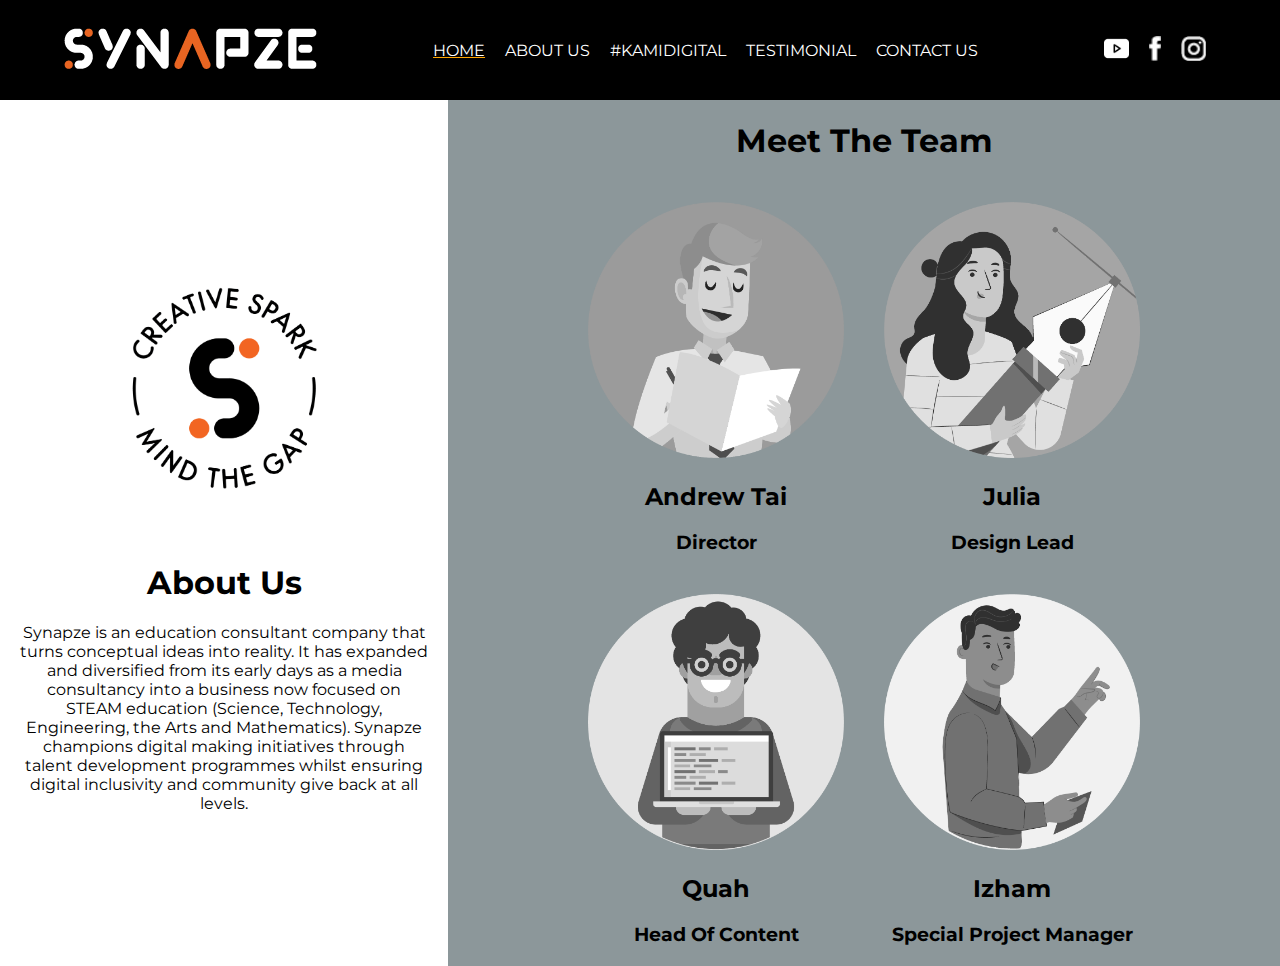
<file: aboutus.html>
<!DOCTYPE html>
<html lang="en">

<head>
    <!-- Google Tag Manager -->
    <script>(function (w, d, s, l, i) {
            w[l] = w[l] || []; w[l].push({
                'gtm.start':
                    new Date().getTime(), event: 'gtm.js'
            }); var f = d.getElementsByTagName(s)[0],
                j = d.createElement(s), dl = l != 'dataLayer' ? '&l=' + l : ''; j.async = true; j.src =
                    'https://www.googletagmanager.com/gtm.js?id=' + i + dl; f.parentNode.insertBefore(j, f);
        })(window, document, 'script', 'dataLayer', 'GTM-573DGT2');</script>
    <!-- End Google Tag Manager -->

    <!-- Global site tag (gtag.js) - Google Analytics -->
    <script async src="https://www.googletagmanager.com/gtag/js?id=UA-165910567-2"></script>
    <script>
        window.dataLayer = window.dataLayer || [];
        function gtag() { dataLayer.push(arguments); }
        gtag('js', new Date());

        gtag('config', 'UA-165910567-2');
    </script>
    <meta charset="UTF-8">
    <meta name="viewport" content="width=device-width, initial-scale=1.0">
    <meta name="description" content="Learn about Synapze and get to know its team here">
    <meta name="keywords"
        content="Education Consultant, Event Management, Content Creation, Project Consultation, Service Provider, About Us ">

    <title>Synapze-about us</title>

    <link rel="apple-touch-icon" sizes="57x57" href="images\flavicon\apple-icon-57x57.png">
    <link rel="apple-touch-icon" sizes="60x60" href="images\flavicon\apple-icon-60x60.png">
    <link rel="apple-touch-icon" sizes="72x72" href="images\flavicon\apple-icon-72x72.png">
    <link rel="apple-touch-icon" sizes="76x76" href="images\flavicon\apple-icon-76x76.png">
    <link rel="apple-touch-icon" sizes="114x114" href="images\flavicon\apple-icon-114x114.png">
    <link rel="apple-touch-icon" sizes="120x120" href="images\flavicon\apple-icon-120x120.png">
    <link rel="apple-touch-icon" sizes="144x144" href="images\flavicon\apple-icon-144x144.png">
    <link rel="apple-touch-icon" sizes="152x152" href="images\flavicon\apple-icon-152x152.png">
    <link rel="apple-touch-icon" sizes="180x180" href="images\flavicon\apple-icon-180x180.png">
    <link rel="icon" type="image/png" sizes="192x192" href="images\flavicon\android-icon-192x192.png">
    <link rel="icon" type="image/png" sizes="32x32" href="images\flavicon\favicon-32x32.png">
    <link rel="icon" type="image/png" sizes="96x96" href="images\flavicon\favicon-96x96.png">
    <link rel="icon" type="image/png" sizes="16x16" href="images\flavicon\favicon-16x16.png">
    <link rel="manifest" href="/manifest.json">
    <meta name="msapplication-TileColor" content="#ffffff">
    <meta name="msapplication-TileImage" content="/ms-icon-144x144.png">
    <meta name="theme-color" content="#ffffff">

    <link href="https://fonts.googleapis.com/css2?family=Montserrat:wght@700&display=swap" rel="stylesheet">
    <link rel="stylesheet" href="style.css">
    <link rel="stylesheet" href="aboutus.css">

</head>

<style>
    body {
        font-family: 'Montserrat', sans-serif;
        margin: 0;
    }

    html {
        scroll-behavior: smooth;
    }
</style>

<body>
    <!-- Google Tag Manager (noscript) -->
    <noscript><iframe src="https://www.googletagmanager.com/ns.html?id=GTM-573DGT2" height="0" width="0"
            style="display:none;visibility:hidden"></iframe></noscript>
    <!-- End Google Tag Manager (noscript) -->
    
    <!--Navigation bar-->
    <nav class="navbar-container backgroundblack  ">
        <div class="navbar-center">
            <div class="navbar-logo">
                <a href="index.html"><img src="images\Menu Bar-Top\1. Home Page-2-02.png" alt="Synapze Word Logo"></a>
            </div>
            <div class="navbar-item">
                <div class="navbar-link">
                    <a href="index.html" style="text-decoration: underline orange;"> HOME</a>
                </div>
                <div class="navbar-link">
                    <a href="aboutus.html"> ABOUT US</a>
                </div>
                <div class="navbar-link">
                    <a href="kamidigital.html"> #KAMIDIGITAL</a>
                </div>
                <div class="navbar-link">
                    <a href="testimonial.html"> TESTIMONIAL</a>
                </div>
                <div class="navbar-link">
                    <a href="contactus.html"> CONTACT US</a>
                </div>
            </div>
            <div class="navbar-item">
                <div class="navbar-link">
                    <a href="https://www.youtube.com/channel/UCijAK3k6SAQhNAv4SDLiV-Q">
                        <img src="images\Menu Bar-Top\1. Home Page-2-08.png" height=50px width=auto
                            alt="link to youtube">
                    </a>
                </div>
                <div class="navbar-link">
                    <a href="https://www.facebook.com/synapzemy">
                        <img src="images\Menu Bar-Top\1. Home Page-2-09.png" height=50px width=auto
                            alt="link to facebook">
                    </a>
                </div>
                <div class="navbar-link">
                    <a href="https://www.instagram.com/synapzemy">
                        <img src="images\Menu Bar-Top\1. Home Page-2-10.png" height=50px width=auto
                            alt="link to instagram">
                    </a>
                </div>
            </div>

            <div class="smallscreen">
                <div class="dropdown">
                    <img src="images\open-menu.png" height=50px width=50px alt="menubar">
                    <div class="dropdown-content">
                        <p>
                            <a href="index.html">HOME</a>
                        </p>
                        <p>
                            <a href="aboutus.html">ABOUT US</a>
                        </p>
                        <p>
                            <a href="kamidigital.html">#KAMIDIGITAL</a>
                        </p>
                        <p>
                            <a href="testimonial.html">TESTIMONIAL</a>
                        </p>
                        <hr>
                        <p>
                            <span>GET IN TOUCH</span>
                        </p>
                        <hr>
                        <p>
                            &nbsp; &nbsp; <a href="https://www.facebook.com/synapzemy">Facebook</a>
                        </p>
                        <p>
                            &nbsp; &nbsp; <a href="https://www.youtube.com/channel/UCijAK3k6SAQhNAv4SDLiV-Q">Youtube</a>
                        </p>
                        <p>
                            &nbsp; &nbsp; <a href="https://www.instagram.com/synapzemy">Instagram</a>
                        </p>
                        <p>
                            &nbsp; &nbsp; <a href="contactus.html">Contact us</a>
                        </p>
                    </div>
                </div>
            </div>
        </div>
    </nav>

    <main class="contentcontainer">
        <section class="leftbox">
            <div class="logo">
                <img src="images\synapzecirclelogo.png" width="300px" height="300px" alt="Synapze circle logo">
            </div>
            <div class="text">
                <h1>About Us</h1>
                <p>Synapze is an education consultant company that turns conceptual ideas into reality. It has expanded
                    and diversified from its early days as a media consultancy into a business now focused on STEAM
                    education (Science, Technology, Engineering, the Arts and Mathematics). Synapze champions digital
                    making initiatives through talent development programmes whilst ensuring digital inclusivity and
                    community give back at all levels.</p>

            </div>
        </section>
        <section class="rightbox">
            <div class="text">
                <h1>Meet The Team</h1>
            </div>

            <div class="text" id="cardsystem">

                <a href="https://www.linkedin.com/in/andrewtaiwc/" target="blank">
                    <div class="cardcontain" id="andrew">
                        <img src="images\Theteam\WEB ICONS-02.png" alt=" Andrew Tai the Director">
                        <h2>Andrew Tai</h2>
                        <h3>Director</h3>
                    </div>
                </a>

                <a href="https://www.linkedin.com/in/julia-shareena-23b68828/" target="blank">
                    <div class="cardcontain" id="julia">
                        <img src="images\Theteam\WEB ICONS-03.png" alt=" Julia Shareena the Designer">
                        <h2>Julia</h2>
                        <h3>Design Lead</h3>
                    </div>
                </a>
                <a href="https://www.linkedin.com/in/quah-jit-7b337212b/" target="blank">
                    <div class="cardcontain">
                        <img src="images\Theteam\WEB ICONS-04.png" alt=" Quah, the guy who makes stuff up">
                        <h2>Quah</h2>
                        <h3>Head Of Content</h3>
                    </div>
                </a>
                <a href="https://www.linkedin.com/in/muhammadizham/" target="blank">
                    <div class="cardcontain">
                        <img src="images\Theteam\WEB ICONS-05.png" alt="Izham, the do everything guy">
                        <h2>Izham</h2>
                        <h3>Special Project Manager</h3>
                    </div>
                </a>
            </div>
        </section>
    </main>




</body>

</html>
</file>
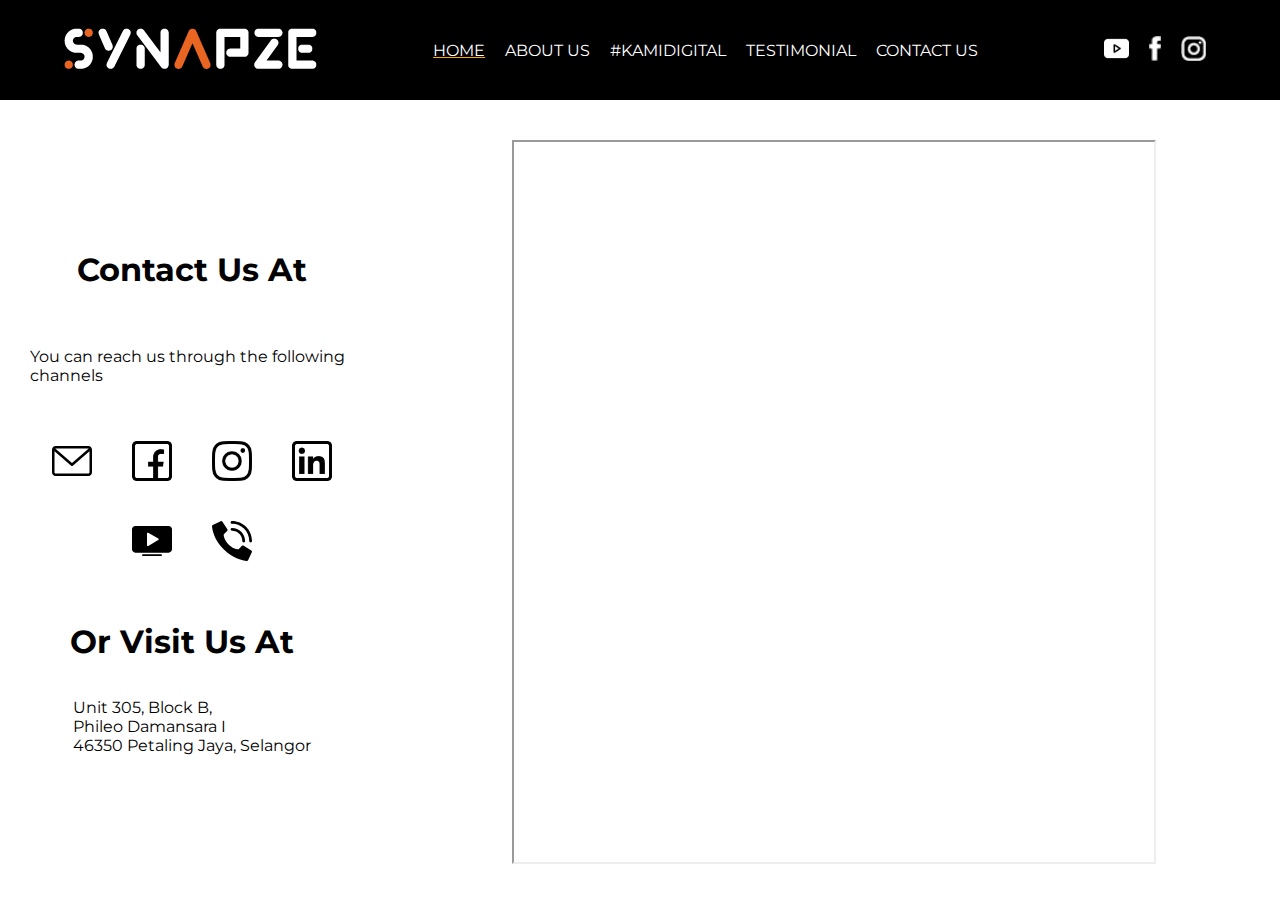
<file: contactus.html>
<!DOCTYPE html>
<html lang="en">

<head>
    <!-- Google Tag Manager -->
    <script>(function (w, d, s, l, i) {
            w[l] = w[l] || []; w[l].push({
                'gtm.start':
                    new Date().getTime(), event: 'gtm.js'
            }); var f = d.getElementsByTagName(s)[0],
                j = d.createElement(s), dl = l != 'dataLayer' ? '&l=' + l : ''; j.async = true; j.src =
                    'https://www.googletagmanager.com/gtm.js?id=' + i + dl; f.parentNode.insertBefore(j, f);
        })(window, document, 'script', 'dataLayer', 'GTM-573DGT2');</script>
    <!-- End Google Tag Manager -->
    <!-- Global site tag (gtag.js) - Google Analytics -->
    <script async src="https://www.googletagmanager.com/gtag/js?id=UA-165910567-2"></script>
    <script>
        window.dataLayer = window.dataLayer || [];
        function gtag() { dataLayer.push(arguments); }
        gtag('js', new Date());

        gtag('config', 'UA-165910567-2');
    </script>

    <meta charset="UTF-8">
    <meta name="viewport" content="width=device-width, initial-scale=1.0">
    <meta name="description"
        content="Interested in what we do or want to encorparate educational content into your day to day, contact Synapze here.">
    <meta name="keywords" content="contact">
    <title>Synapze-contact us</title>

    <link rel="apple-touch-icon" sizes="57x57" href="images\flavicon\apple-icon-57x57.png">
    <link rel="apple-touch-icon" sizes="60x60" href="images\flavicon\apple-icon-60x60.png">
    <link rel="apple-touch-icon" sizes="72x72" href="images\flavicon\apple-icon-72x72.png">
    <link rel="apple-touch-icon" sizes="76x76" href="images\flavicon\apple-icon-76x76.png">
    <link rel="apple-touch-icon" sizes="114x114" href="images\flavicon\apple-icon-114x114.png">
    <link rel="apple-touch-icon" sizes="120x120" href="images\flavicon\apple-icon-120x120.png">
    <link rel="apple-touch-icon" sizes="144x144" href="images\flavicon\apple-icon-144x144.png">
    <link rel="apple-touch-icon" sizes="152x152" href="images\flavicon\apple-icon-152x152.png">
    <link rel="apple-touch-icon" sizes="180x180" href="images\flavicon\apple-icon-180x180.png">
    <link rel="icon" type="image/png" sizes="192x192" href="images\flavicon\android-icon-192x192.png">
    <link rel="icon" type="image/png" sizes="32x32" href="images\flavicon\favicon-32x32.png">
    <link rel="icon" type="image/png" sizes="96x96" href="images\flavicon\favicon-96x96.png">
    <link rel="icon" type="image/png" sizes="16x16" href="images\flavicon\favicon-16x16.png">
    <link rel="manifest" href="/manifest.json">
    <meta name="msapplication-TileColor" content="#ffffff">
    <meta name="msapplication-TileImage" content="/ms-icon-144x144.png">
    <meta name="theme-color" content="#ffffff">

    <link href="https://fonts.googleapis.com/css2?family=Montserrat:wght@700&display=swap" rel="stylesheet">
    <link rel="stylesheet" href="style.css">
    <link rel="stylesheet" href="contactus.css">

</head>

<style>
    body {
        font-family: 'Montserrat', sans-serif;
        margin: 0;
    }

    html {
        scroll-behavior: smooth;
    }
</style>

<body>
    <!-- Google Tag Manager (noscript) -->
    <noscript><iframe src="https://www.googletagmanager.com/ns.html?id=GTM-573DGT2" height="0" width="0"
            style="display:none;visibility:hidden"></iframe></noscript>
    <!-- End Google Tag Manager (noscript) -->
    
    <!--Navigation bar-->
    <nav class="navbar-container backgroundblack  ">
        <div class="navbar-center">
            <div class="navbar-logo">
                <a href="index.html"><img src="images\Menu Bar-Top\1. Home Page-2-02.png" alt="Synapze Word Logo"></a>
            </div>
            <div class="navbar-item">
                <div class="navbar-link">
                    <a href="index.html" style="text-decoration: underline orange;"> HOME</a>
                </div>
                <div class="navbar-link">
                    <a href="aboutus.html"> ABOUT US</a>
                </div>
                <div class="navbar-link">
                    <a href="kamidigital.html"> #KAMIDIGITAL</a>
                </div>
                <div class="navbar-link">
                    <a href="testimonial.html"> TESTIMONIAL</a>
                </div>
                <div class="navbar-link">
                    <a href="contactus.html"> CONTACT US</a>
                </div>
            </div>
            <div class="navbar-item">
                <div class="navbar-link">
                    <a href="https://www.youtube.com/channel/UCijAK3k6SAQhNAv4SDLiV-Q">
                        <img src="images\Menu Bar-Top\1. Home Page-2-08.png" height=50px width=auto
                            alt="link to youtube">
                    </a>
                </div>
                <div class="navbar-link">
                    <a href="https://www.facebook.com/synapzemy">
                        <img src="images\Menu Bar-Top\1. Home Page-2-09.png" height=50px width=auto
                            alt="link to facebook">
                    </a>
                </div>
                <div class="navbar-link">
                    <a href="https://www.instagram.com/synapzemy">
                        <img src="images\Menu Bar-Top\1. Home Page-2-10.png" height=50px width=auto
                            alt="link to instagram">
                    </a>
                </div>
            </div>

            <div class="smallscreen">
                <div class="dropdown">
                    <img src="images\open-menu.png" height=50px width=50px alt="menubar">
                    <div class="dropdown-content">
                        <p>
                            <a href="index.html">HOME</a>
                        </p>
                        <p>
                            <a href="aboutus.html">ABOUT US</a>
                        </p>
                        <p>
                            <a href="kamidigital.html">#KAMIDIGITAL</a>
                        </p>
                        <p>
                            <a href="testimonial.html">TESTIMONIAL</a>
                        </p>
                        <hr>
                        <p>
                            <span>GET IN TOUCH</span>
                        </p>
                        <hr>
                        <p>
                            &nbsp; &nbsp; <a href="https://www.facebook.com/synapzemy">Facebook</a>
                        </p>
                        <p>
                            &nbsp; &nbsp; <a href="https://www.youtube.com/channel/UCijAK3k6SAQhNAv4SDLiV-Q">Youtube</a>
                        </p>
                        <p>
                            &nbsp; &nbsp; <a href="https://www.instagram.com/synapzemy">Instagram</a>
                        </p>
                        <p>
                            &nbsp; &nbsp; <a href="contactus.html">Contact us</a>
                        </p>
                    </div>
                </div>
            </div>
        </div>
    </nav>

    <main class="contentbody">
        <section class="leftbox">
            <div class="content">
                <h1>Contact Us At</h1>
            </div>
            <div class="content">
                <p>You can reach us through the following channels</p>
            </div>
            <div class="content">

                <a href="mailto:contact@synapzemy.com">
                    <div class="content" id="link">
                        <img src="images\Menu Bar-Top\email.svg" alt="email icon">
                    </div>
                </a>

                <a href="https://www.facebook.com/synapzemy" target="blank">
                    <div class="content" id="link">
                        <img src="images\Menu Bar-Top\facebook.png" alt="facebook icon">
                    </div>
                </a>

                <a href="https://www.instagram.com/synapzemy" target="blank">
                    <div class="content" id="link">
                        <img src="images\Menu Bar-Top\instagram.png" alt="instagram icon">
                    </div>
                </a>

                <a href="https://www.linkedin.com/company/synapzemy/" target="blank">
                    <div class="content" id="link">
                        <img src="images\Menu Bar-Top\Linkendin.png" alt="linkedin icon">
                    </div>
                </a>

                <a href="https://www.youtube.com/channel/UCijAK3k6SAQhNAv4SDLiV-Q" target="blank">
                    <div class="content" id="link">
                        <img src="images\Menu Bar-Top\youtube.svg" alt="youtube icon">
                    </div>
                </a>

                <a href="tel:03-79541277"
                    onclick="ga('send', 'event', { eventCategory: 'Contact', eventAction: 'Call', eventLabel: 'Mobile Button'});">
                    <div class="content" id="link">
                        <img src="images\Menu Bar-Top\phone.svg" alt="phone icon">
                    </div>
                </a>

            </div>

            <div class="content address">

                <h1> Or Visit Us At</h1> &nbsp;&nbsp;&nbsp;&nbsp;&nbsp;
                <p>Unit 305, Block B, <br>
                    Phileo Damansara I <br>
                    46350 Petaling Jaya, Selangor </p>
            </div>

        </section>
        <section class="rightbox">
            <div class="content">
                <div class="mapouter">
                    <iframe src="https://embed.waze.com/iframe?zoom=17&lat=3.127559&lon=101.643430&ct=livemap"
                        width="600" height="450" id="gmap_canvas" allowfullscreen></iframe>
                </div>
            </div>
        </section>
    </main>




</body>

</html>
</file>
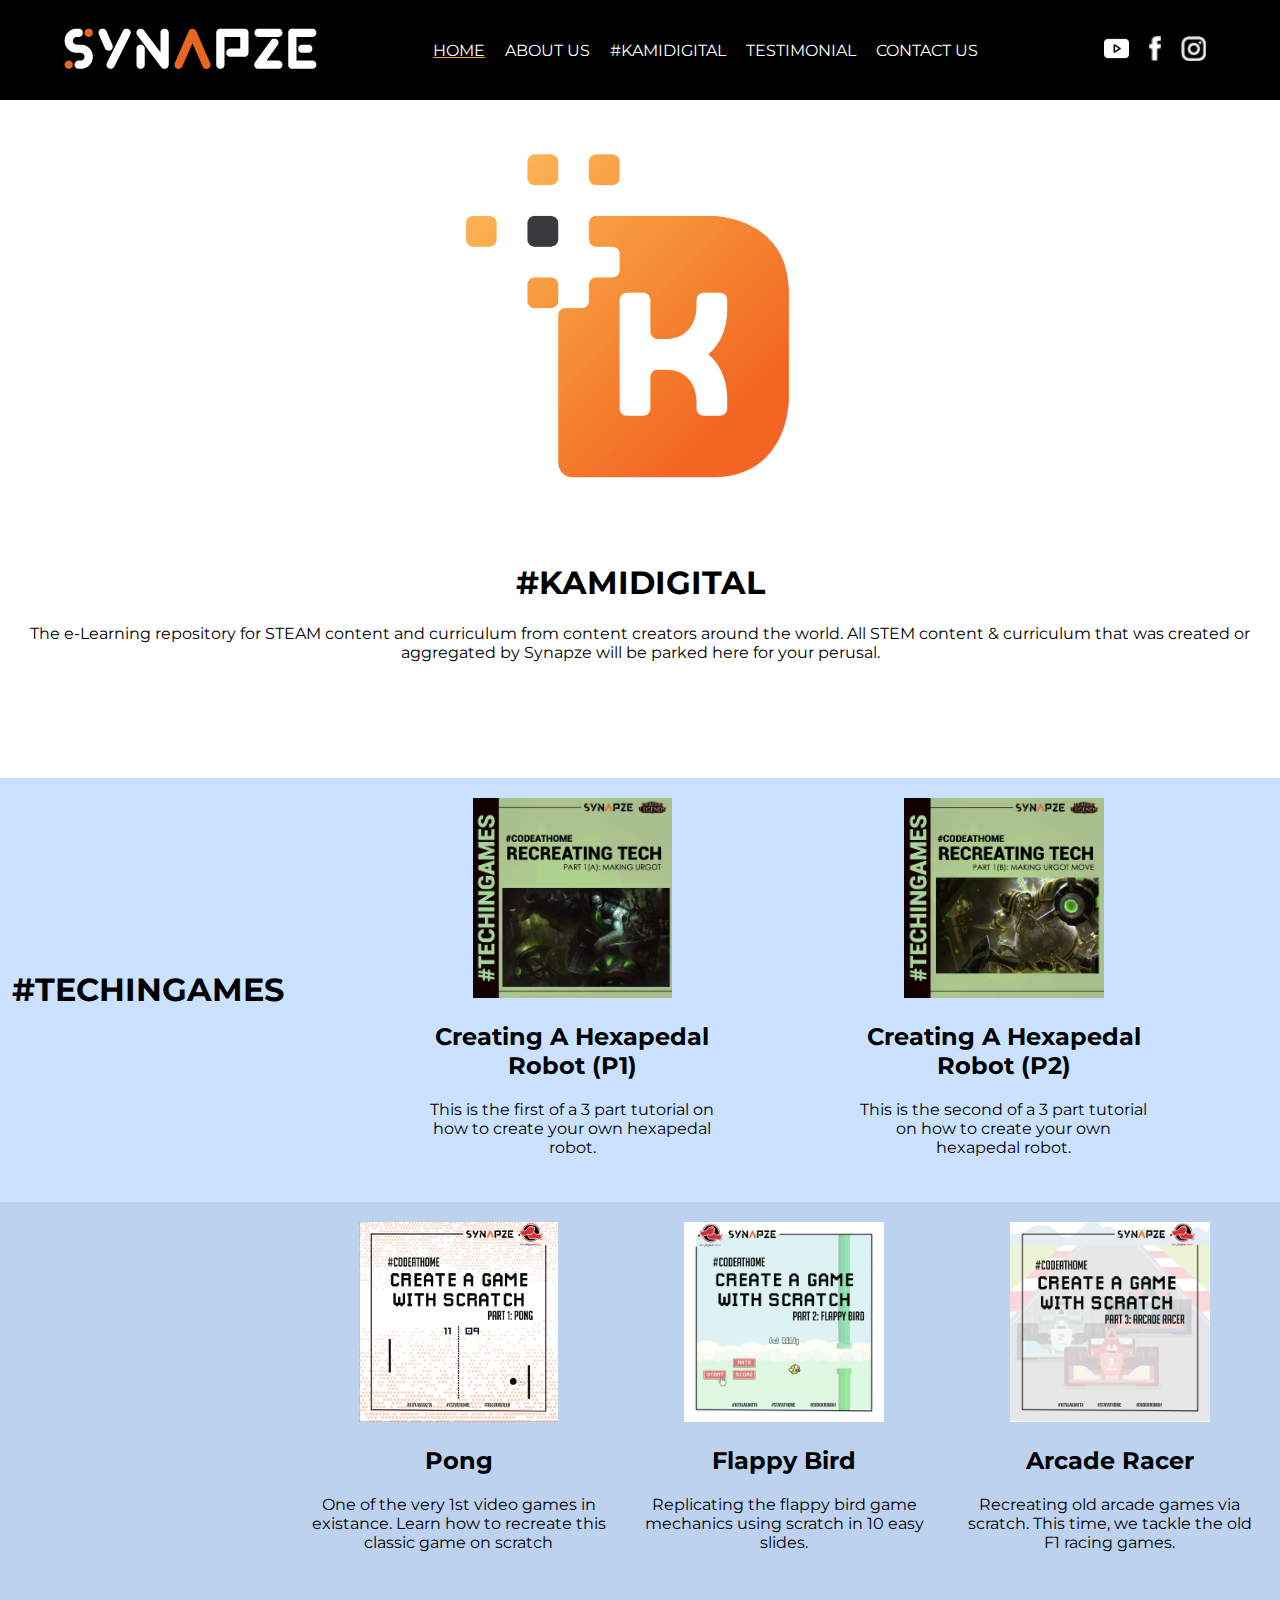
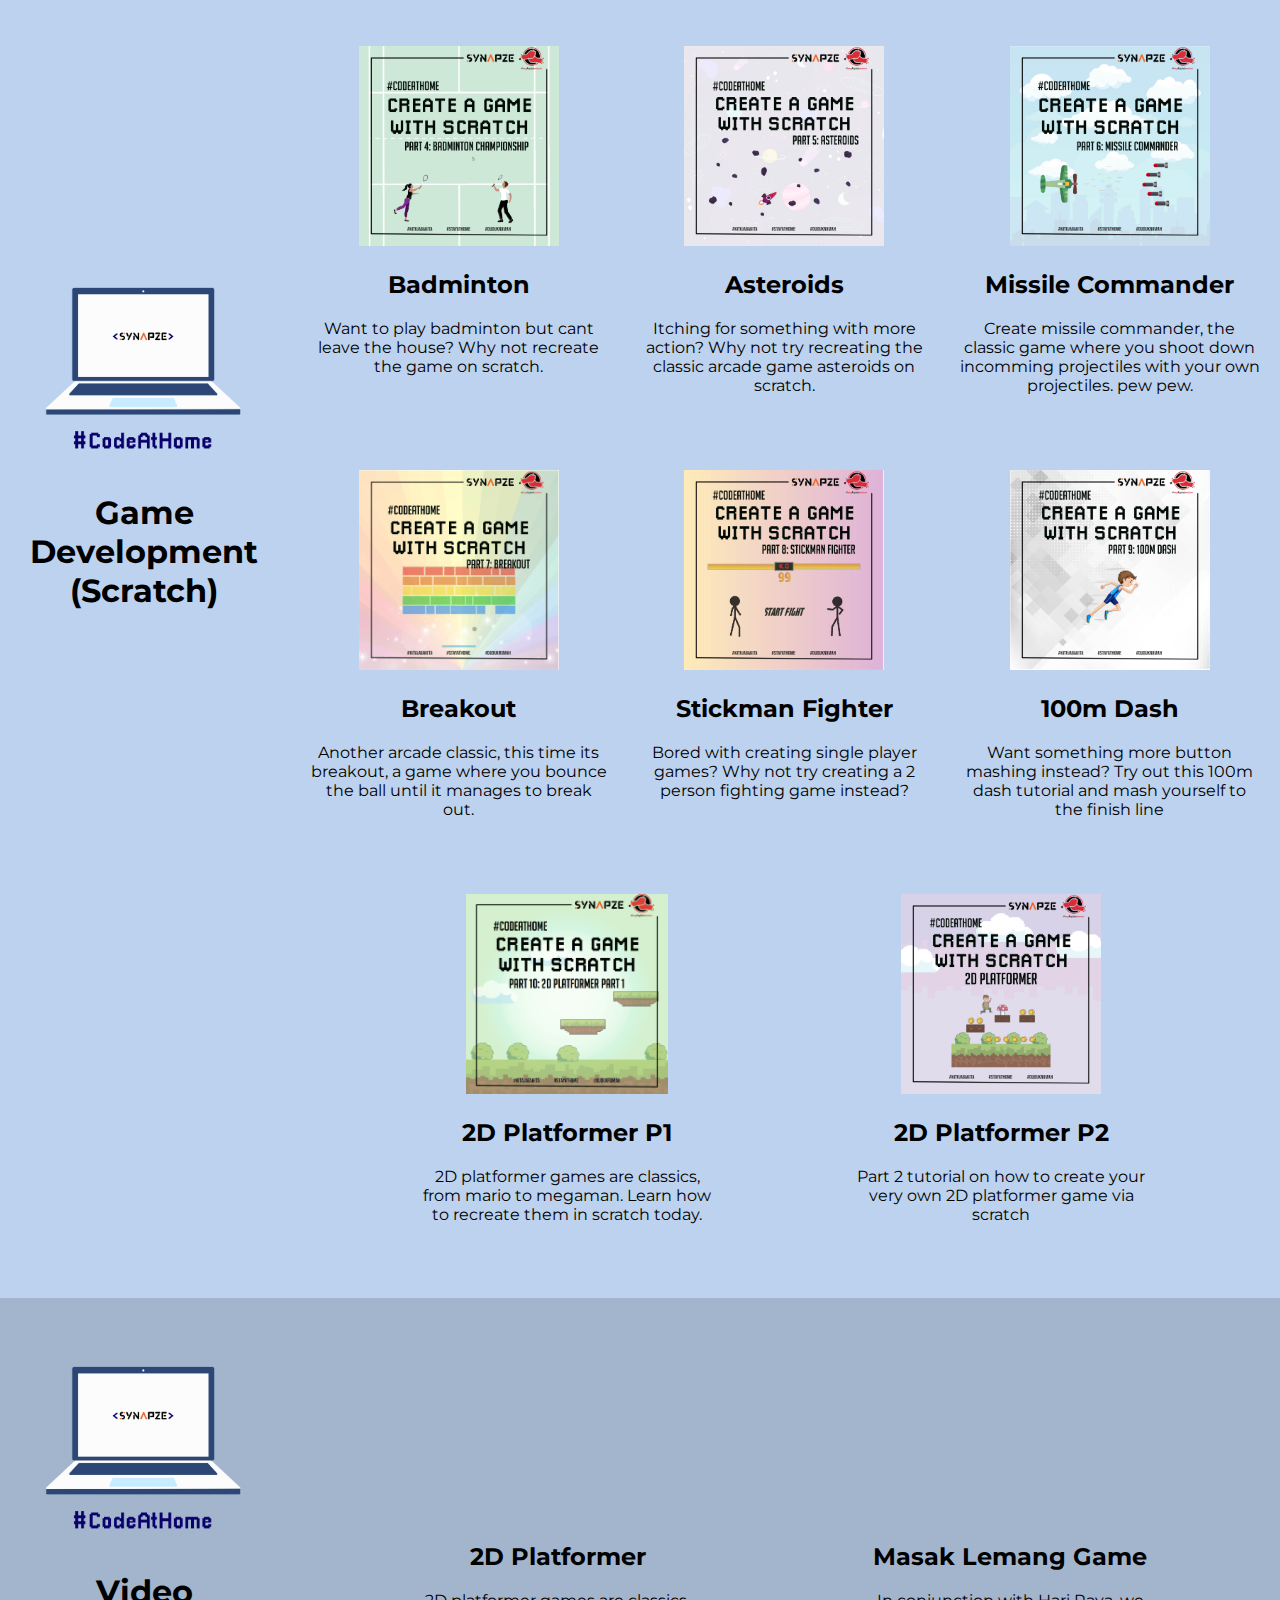
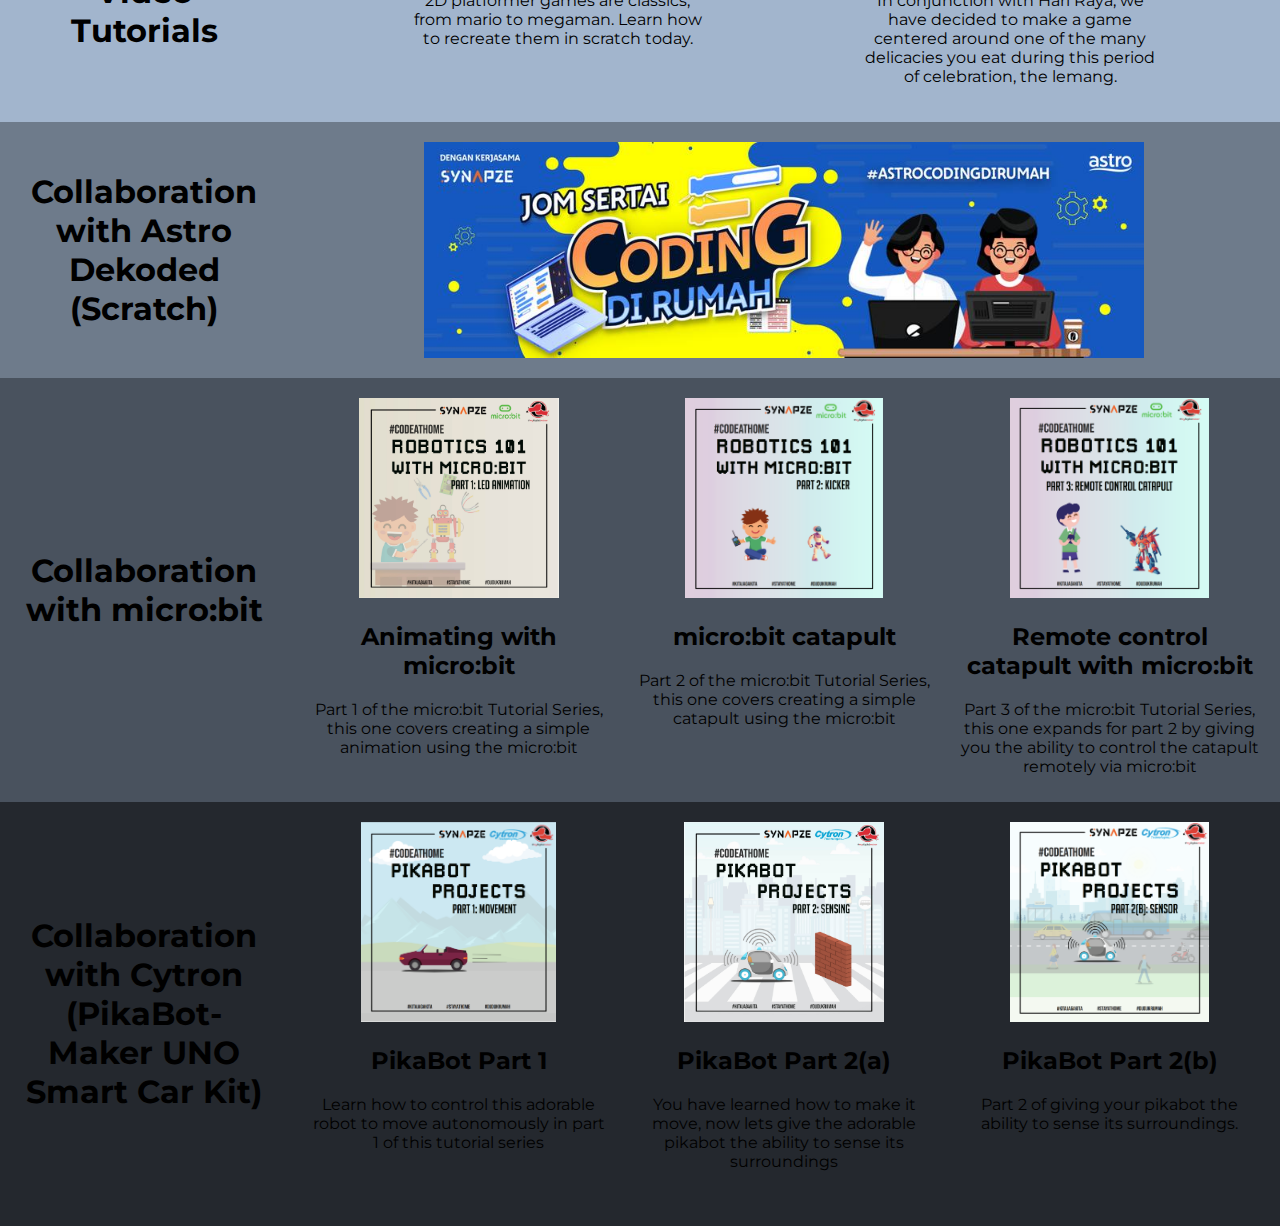
<file: kamidigital.html>
<!DOCTYPE html>
<html lang="en">

<head>
    <!-- Google Tag Manager -->
    <script>(function (w, d, s, l, i) {
            w[l] = w[l] || []; w[l].push({
                'gtm.start':
                    new Date().getTime(), event: 'gtm.js'
            }); var f = d.getElementsByTagName(s)[0],
                j = d.createElement(s), dl = l != 'dataLayer' ? '&l=' + l : ''; j.async = true; j.src =
                    'https://www.googletagmanager.com/gtm.js?id=' + i + dl; f.parentNode.insertBefore(j, f);
        })(window, document, 'script', 'dataLayer', 'GTM-573DGT2');</script>
    <!-- End Google Tag Manager -->

    <!-- Global site tag (gtag.js) - Google Analytics -->
    <script async src="https://www.googletagmanager.com/gtag/js?id=UA-165910567-2"></script>
    <script>
        window.dataLayer = window.dataLayer || [];
        function gtag() { dataLayer.push(arguments); }
        gtag('js', new Date());

        gtag('config', 'UA-165910567-2');
    </script>

    <meta charset="UTF-8">
    <meta name="viewport" content="width=device-width, initial-scale=1.0">
    <meta name="description" content="#KAMIDIGITAL is Synapze's e-Learning Repository. All STEM content & curriculum that was created or aggregated by Synapze will be parked
        here for your perusal.">
    <meta name="keywords"
        content="Content creation, repository, e-Learning, STEM, STEAM, library, Self Learning, Enrichment, curriculam">
    <title>Synapze #kamidigital</title>

    <link rel="apple-touch-icon" sizes="57x57" href="images\flavicon\apple-icon-57x57.png">
    <link rel="apple-touch-icon" sizes="60x60" href="images\flavicon\apple-icon-60x60.png">
    <link rel="apple-touch-icon" sizes="72x72" href="images\flavicon\apple-icon-72x72.png">
    <link rel="apple-touch-icon" sizes="76x76" href="images\flavicon\apple-icon-76x76.png">
    <link rel="apple-touch-icon" sizes="114x114" href="images\flavicon\apple-icon-114x114.png">
    <link rel="apple-touch-icon" sizes="120x120" href="images\flavicon\apple-icon-120x120.png">
    <link rel="apple-touch-icon" sizes="144x144" href="images\flavicon\apple-icon-144x144.png">
    <link rel="apple-touch-icon" sizes="152x152" href="images\flavicon\apple-icon-152x152.png">
    <link rel="apple-touch-icon" sizes="180x180" href="images\flavicon\apple-icon-180x180.png">
    <link rel="icon" type="image/png" sizes="192x192" href="images\flavicon\android-icon-192x192.png">
    <link rel="icon" type="image/png" sizes="32x32" href="images\flavicon\favicon-32x32.png">
    <link rel="icon" type="image/png" sizes="96x96" href="images\flavicon\favicon-96x96.png">
    <link rel="icon" type="image/png" sizes="16x16" href="images\flavicon\favicon-16x16.png">
    <link rel="manifest" href="/manifest.json">
    <meta name="msapplication-TileColor" content="#ffffff">
    <meta name="msapplication-TileImage" content="/ms-icon-144x144.png">
    <meta name="theme-color" content="#ffffff">

    <link href="https://fonts.googleapis.com/css2?family=Montserrat:wght@700&display=swap" rel="stylesheet">
    <link rel="stylesheet" href="kamidigital.css">
    <link rel="stylesheet" href="style.css">

</head>

<style>
    body {
        font-family: 'Montserrat', sans-serif;
        margin: 0;
    }

    html {
        scroll-behavior: smooth;
    }
</style>

<body>
    <!-- Google Tag Manager (noscript) -->
<noscript><iframe src="https://www.googletagmanager.com/ns.html?id=GTM-573DGT2"
    height="0" width="0" style="display:none;visibility:hidden"></iframe></noscript>
    <!-- End Google Tag Manager (noscript) -->
    
    <!--Navigation bar-->
    <nav class="navbar-container backgroundblack  ">
        <div class="navbar-center">
            <div class="navbar-logo">
                <a href="index.html"><img src="images\Menu Bar-Top\1. Home Page-2-02.png" alt="Synapze Word Logo"></a>
            </div>
            <div class="navbar-item">
                <div class="navbar-link">
                    <a href="index.html" style="text-decoration: underline orange;"> HOME</a>
                </div>
                <div class="navbar-link">
                    <a href="aboutus.html"> ABOUT US</a>
                </div>
                <div class="navbar-link">
                    <a href="kamidigital.html"> #KAMIDIGITAL</a>
                </div>
                <div class="navbar-link">
                    <a href="testimonial.html"> TESTIMONIAL</a>
                </div>
                <div class="navbar-link">
                    <a href="contactus.html"> CONTACT US</a>
                </div>
            </div>
            <div class="navbar-item">
                <div class="navbar-link">
                    <a href="https://www.youtube.com/channel/UCijAK3k6SAQhNAv4SDLiV-Q">
                        <img src="images\Menu Bar-Top\1. Home Page-2-08.png" height=50px width=auto
                            alt="link to youtube">
                    </a>
                </div>
                <div class="navbar-link">
                    <a href="https://www.facebook.com/synapzemy">
                        <img src="images\Menu Bar-Top\1. Home Page-2-09.png" height=50px width=auto
                            alt="link to facebook">
                    </a>
                </div>
                <div class="navbar-link">
                    <a href="https://www.instagram.com/synapzemy">
                        <img src="images\Menu Bar-Top\1. Home Page-2-10.png" height=50px width=auto
                            alt="link to instagram">
                    </a>
                </div>
            </div>

            <div class="smallscreen">
                <div class="dropdown">
                    <img src="images\open-menu.png" height=50px width=50px alt="menubar">
                    <div class="dropdown-content">
                        <p>
                            <a href="index.html">HOME</a>
                        </p>
                        <p>
                            <a href="aboutus.html">ABOUT US</a>
                        </p>
                        <p>
                            <a href="kamidigital.html">#KAMIDIGITAL</a>
                        </p>
                        <p>
                            <a href="testimonial.html">TESTIMONIAL</a>
                        </p>
                        <hr>
                        <p>
                            <span>GET IN TOUCH</span>
                        </p>
                        <hr>
                        <p>
                            &nbsp; &nbsp; <a href="https://www.facebook.com/synapzemy">Facebook</a>
                        </p>
                        <p>
                            &nbsp; &nbsp; <a href="https://www.youtube.com/channel/UCijAK3k6SAQhNAv4SDLiV-Q">Youtube</a>
                        </p>
                        <p>
                            &nbsp; &nbsp; <a href="https://www.instagram.com/synapzemy">Instagram</a>
                        </p>
                        <p>
                            &nbsp; &nbsp; <a href="contactus.html">Contact us</a>
                        </p>
                    </div>
                </div>
            </div>
        </div>
    </nav>

    <header class="contentcontainer">
        <div class="subcontentcontainer">
            <img src="images\2. Our Services\1. Home Page-2-17v2.png" height="auto" width="30%" alt="#kamidigital logo">

        </div>
        <div class="subcontentcontainer">
            <h1>#KAMIDIGITAL </h1>
            <p> The e-Learning repository for STEAM content and curriculum from content creators around the world. All STEM content & curriculum that was created or aggregated by Synapze
                will be parked here for your perusal.</p>
        </div>

    </header>

    <main class="contentcontainer">

        <section class="maincardcontainer background1">
            <div class="titlecontainer">
                <h1>#TECHINGAMES </h1>
            </div>
            <div class="cardcontentcontainer">

                <a href="https://cutt.ly/mpCNw6o" target="blank">
                    <div class="contentcard">
                        <div class="contentpicture">
                            <img src="images\Kamidigital\recreatinggames.png"
                                alt="A tutorial on creating a hexapedal robot using the MakerUNO">
                        </div>
                        <div class="contentcontent">
                            <h2>Creating A Hexapedal Robot (P1)</h2>
                            <p> This is the first of a 3 part tutorial on how to create your own hexapedal robot.</p>
                        </div>
                    </div>
                </a>
                <a href="https://cutt.ly/fstbJtn" target="blank">
                    <div class="contentcard">
                        <div class="contentpicture">
                            <img src="images\Kamidigital\recreatinggames2.png"
                                alt="A tutorial on creating a hexapedal robot using the MakerUNO">
                        </div>
                        <div class="contentcontent">
                            <h2>Creating A Hexapedal Robot (P2)</h2>
                            <p> This is the second of a 3 part tutorial on how to create your own hexapedal robot.</p>
                        </div>
                    </div>
                </a>


            </div>
        </section>

        <section class="maincardcontainer background2">
            <div class="titlecontainer">
                <div>
                    <img src="images\CODE AT HOME LOGO-09.png" alt="">
                </div>
                <h1>Game Development <br> (Scratch) </h1>
            </div>
            <div class="cardcontentcontainer">

                <a href="https://drive.google.com/file/d/1ZF09zh2U3pLmLniVTeaH3_buOV5x3XRw/view?usp=sharing"
                    target="blank">
                    <div class="contentcard">
                        <div class="contentpicture">
                            <img src="images\Kamidigital\PONG WORKSHOP COVER PAGE.jpg"
                                alt="a tutorial teaching kids how to re-create the classic game, pong via scratch">
                        </div>
                        <div class="contentcontent">
                            <h2>Pong</h2>
                            <p>One of the very 1st video games in existance. Learn how to recreate this classic game on
                                scratch</p>
                        </div>
                    </div>
                </a>

                <a href="https://cutt.ly/kyj8HiP" target="blank">
                    <div class="contentcard">
                        <div class="contentpicture">
                            <img src="images\Kamidigital\Flappy Bird Cover.jpg"
                                alt="a tutorial teaching kids how to re-create the classic game, flappy bird via scratch">
                        </div>
                        <div class="contentcontent">
                            <h2>Flappy Bird</h2>
                            <p> Replicating the flappy bird game mechanics using scratch in 10 easy slides.</p>
                        </div>
                    </div>
                </a>

                <a href="https://cutt.ly/fyj4OCc" target="blank">
                    <div class="contentcard">
                        <div class="contentpicture">
                            <img src="images\Kamidigital\Arcade Racer Cover.jpg"
                                alt="a tutorial teaching kids how to re-create the classic game, arcade racer via scratch">
                        </div>
                        <div class="contentcontent">
                            <h2>Arcade Racer</h2>
                            <p> Recreating old arcade games via scratch. This time, we tackle the old F1 racing games.
                            </p>
                        </div>
                    </div>
                </a>

                <a href="https://drive.google.com/file/d/11Tz4pcJ4rgZRXhp5siuLXdlHVe-XdwpL/view?usp=sharing"
                    target="blank">
                    <div class="contentcard">
                        <div class="contentpicture">
                            <img src="images\Kamidigital\BADMINTON COVER PAGE-39.jpg"
                                alt="a tutorial teaching kids how to create badminton game via scratch">
                        </div>
                        <div class="contentcontent">
                            <h2>Badminton</h2>
                            <p> Want to play badminton but cant leave the house? Why not recreate the game on scratch.
                            </p>
                        </div>
                    </div>
                </a>

                <a href="https://drive.google.com/file/d/1JNCrfKmIKy3mqxsgMGqWB3llbyPnCUFM/view?usp=sharing"
                    target="blank">
                    <div class="contentcard">
                        <div class="contentpicture">
                            <img src="images\Kamidigital\ASTEROIDS COVER-35.jpg"
                                alt="a tutorial teaching kids how to re-create the classic game, asteroids via scratch">
                        </div>
                        <div class="contentcontent">
                            <h2>Asteroids</h2>
                            <p>Itching for something with more action? Why not try recreating the classic arcade game
                                asteroids on scratch.</p>
                        </div>
                    </div>
                </a>

                <a href="https://drive.google.com/file/d/1q8rtsJxmd6HaHQIvoOpmyYtSYqXT1S-z/view?usp=sharing"
                    target="blank">
                    <div class="contentcard">
                        <div class="contentpicture">
                            <img src="images\Kamidigital\MISSILE COVER PAGE-29.jpg"
                                alt="a tutorial teaching kids how to re-create the classic game, missle commander via scratch">
                        </div>
                        <div class="contentcontent">
                            <h2>Missile Commander</h2>
                            <p>Create missile commander, the classic game where you shoot down incomming projectiles
                                with your own projectiles. pew pew.</p>
                        </div>
                    </div>
                </a>
                <a href="https://cutt.ly/Zyvgk29" target="blank">
                    <div class="contentcard">
                        <div class="contentpicture">
                            <img src="images\Kamidigital\Breakout Cover.jpg"
                                alt="a tutorial teaching kids how to re-create the classic game, breakout via scratch">
                        </div>
                        <div class="contentcontent">
                            <h2>Breakout</h2>
                            <p>Another arcade classic, this time its breakout, a game where you bounce the ball until it
                                manages to break out.</p>
                        </div>
                    </div>
                </a>
                <a href="https://drive.google.com/file/d/1JG3norF6dC-Kdl34VMoAzuV0m3bX9VMe/view?usp=sharing"
                    target="blank">
                    <div class="contentcard">
                        <div class="contentpicture">
                            <img src="images\Kamidigital\STICKMAN COVER PAGE-47.jpg"
                                alt="a tutorial teaching kids how to make a 2 person fighting game via scratch">
                        </div>
                        <div class="contentcontent">
                            <h2>Stickman Fighter</h2>
                            <p>Bored with creating single player games? Why not try creating a 2 person fighting game
                                instead?</p>
                        </div>
                    </div>
                </a>
                <a href="https://drive.google.com/file/d/1VDAyARitOr6xLIq2D2EfCF4vPhVz27ZW/view?usp=sharing"
                    target="blank">
                    <div class="contentcard">
                        <div class="contentpicture">
                            <img src="images\Kamidigital\100M DASH COVER PAGE-58.jpg"
                                alt="a tutorial teaching kids how to create a button mashing game via scratch">
                        </div>
                        <div class="contentcontent">
                            <h2>100m Dash</h2>
                            <p>Want something more button mashing instead? Try out this 100m dash tutorial and mash
                                yourself to the finish line</p>
                        </div>
                    </div>
                </a>
                <a href="https://cutt.ly/9ymWAMo" target="blank">
                    <div class="contentcard">
                        <div class="contentpicture">
                            <img src="images\Kamidigital\2dplatp1.png"
                                alt="a tutorial teaching kids how to create a simple 2D platformer game via scratch">
                        </div>
                        <div class="contentcontent">
                            <h2>2D Platformer P1</h2>
                            <p>2D platformer games are classics, from mario to megaman. Learn how to recreate them in
                                scratch today.</p>
                        </div>
                    </div>
                </a>
                <a href="https://cutt.ly/FyEgpNq" target="blank">
                    <div class="contentcard">
                        <div class="contentpicture">
                            <img src="images\Kamidigital\2D PLAT COVER PIC-91.jpg"
                                alt="a tutorial teaching kids how to create a simple 2D platformer game via scratch">
                        </div>
                        <div class="contentcontent">
                            <h2>2D Platformer P2</h2>
                            <p> Part 2 tutorial on how to create your very own 2D platformer game via scratch</p>
                        </div>
                    </div>
                </a>
            </div>
        </section>

        <section class="maincardcontainer background3">
            <div class="titlecontainer">
                <div>
                    <img src="images\CODE AT HOME LOGO-09.png" alt="">
                </div>
                <h1>Video Tutorials <br> </h1>
            </div>
            <div class="cardcontentcontainer">

                <div class="contentcard">
                    <div class="contentpicture">
                        <iframe width="355" height="200" src="https://www.youtube.com/embed/nqKcKUGqCQY" frameborder="0"
                            allow="accelerometer; autoplay; encrypted-media; gyroscope; picture-in-picture"
                            allowfullscreen></iframe>
                    </div>
                    <div class="contentcontent">
                        <h2>2D Platformer</h2>
                        <p>2D platformer games are classics, from mario to megaman. Learn how to recreate them in
                            scratch today.</p>
                    </div>
                </div>



                <div class="contentcard">
                    <div class="contentpicture">
                        <iframe width="355" height="200" src="https://www.youtube.com/embed/pYVdELgFUi0" frameborder="0"
                            allow="accelerometer; autoplay; encrypted-media; gyroscope; picture-in-picture"
                            allowfullscreen></iframe> </div>
                    <div class="contentcontent">
                        <h2>Masak Lemang Game</h2>
                        <p>In conjunction with Hari Raya, we have decided to make a game centered around one of the many
                            delicacies you eat during this period of celebration, the lemang.
                        </p>
                    </div>
                </div>

            </div>
        </section>

        <section class="maincardcontainer background4">
            <div class="titlecontainer">
                <h1>Collaboration with Astro Dekoded <br> (Scratch) </h1>
            </div>


            <div class="cardcontentcontainer" id="special">

                <a href="https://dekoded.astroceria.com.my/" target="blank">
                    <div class="contentcard">
                        <img src="images\Kamidigital\AstroCodingDiRumah.jpg"
                            alt="Link to astro dekoded where the astro's coding di rumah content is stored">
                    </div>
                </a>

            </div>

        </section>


        <section class="maincardcontainer background5">
            <div class="titlecontainer">
                <h1>Collaboration with micro:bit </h1>
            </div>
            <div class="cardcontentcontainer">

                <a href="https://cutt.ly/TumbuB1" target="blank">
                    <div class="contentcard">
                        <div class="contentpicture">
                            <img src=" images\Kamidigital\MICROBIT COVER PAGE-PART 1.jpg"
                                alt="A tutorial on how to program the micro:bit to run a simple animation">
                        </div>
                        <div class="contentcontent">
                            <h2>Animating with micro:bit</h2>
                            <p> Part 1 of the micro:bit Tutorial Series, this one covers creating a simple animation
                                using
                                the micro:bit</p>
                        </div>
                    </div>
                </a>

                <a href="https://cutt.ly/Uu7K9KJ" target="blank">
                    <div class="contentcard">
                        <div class="contentpicture">
                            <img src="images\Kamidigital\microbitp2.png"
                                alt="A tutorial on how to make a catapult from your microbit">
                        </div>
                        <div class="contentcontent">
                            <h2>micro:bit catapult</h2>
                            <p> Part 2 of the micro:bit Tutorial Series, this one covers creating a simple catapult using
                                the micro:bit</p>
                        </div>
                    </div>
                </a>

                <a href="https://cutt.ly/Ba2lNrO" target="blank">
                    <div class="contentcard">
                        <div class="contentpicture">
                            <img src=" images\Kamidigital\microbitp3.png"
                                alt="A tutorial on how to program the micro:bit to run a simple animation">
                        </div>
                        <div class="contentcontent">
                            <h2> Remote control catapult with micro:bit</h2>
                            <p> Part 3 of the micro:bit Tutorial Series, this one expands for part 2 by giving you the ability
                                to control the catapult remotely via micro:bit</p>
                        </div>
                    </div>
                </a>


            </div>
        </section>

        <section class="maincardcontainer background6">
            <div class="titlecontainer">
                <h1>Collaboration with Cytron <br> (PikaBot-Maker UNO Smart Car Kit) </h1>
            </div>
            <div class="cardcontentcontainer">
                <a href=" https://cutt.ly/1urdCIe" target="blank">
                    <div class="contentcard">
                        <div class="contentpicture">
                            <img src="images\Kamidigital\pikabot.png"
                                alt="A tutorial on how to program the PikaBot to autonomously move around the house">
                        </div>
                        <div class="contentcontent">
                            <h2>PikaBot Part 1</h2>
                            <p>Learn how to control this adorable robot to move autonomously in part 1 of this tutorial
                                series</p>
                        </div>
                    </div>
                </a>
                <a href="https://cutt.ly/3oqh6rg" target="blank">
                    <div class="contentcard">
                        <div class="contentpicture">
                            <img src="images\Kamidigital\PIKABOT PROJECTS PART 2 COVER-48.jpg"
                                alt="A tutorial on how to program the PikaBot to autonomously move around the house">
                        </div>
                        <div class="contentcontent">
                            <h2>PikaBot Part 2(a)</h2>
                            <p>You have learned how to make it move, now lets give the adorable pikabot the ability to
                                sense its surroundings</p>
                        </div>
                    </div>
                </a>

                <a href=" https://cutt.ly/XoHfUtL" target="blank">
                    <div class="contentcard">
                        <div class="contentpicture">
                            <img src="images\Kamidigital\pikabot2.png"
                                alt="A tutorial on how to program the PikaBot to autonomously move around the house">
                        </div>
                        <div class="contentcontent">
                            <h2>PikaBot Part 2(b)</h2>
                            <p>Part 2 of giving your pikabot the ability to sense its surroundings.</p>
                        </div>
                    </div>
                </a>
            </div>
        </section>



    </main>




</body>

</html>
</file>
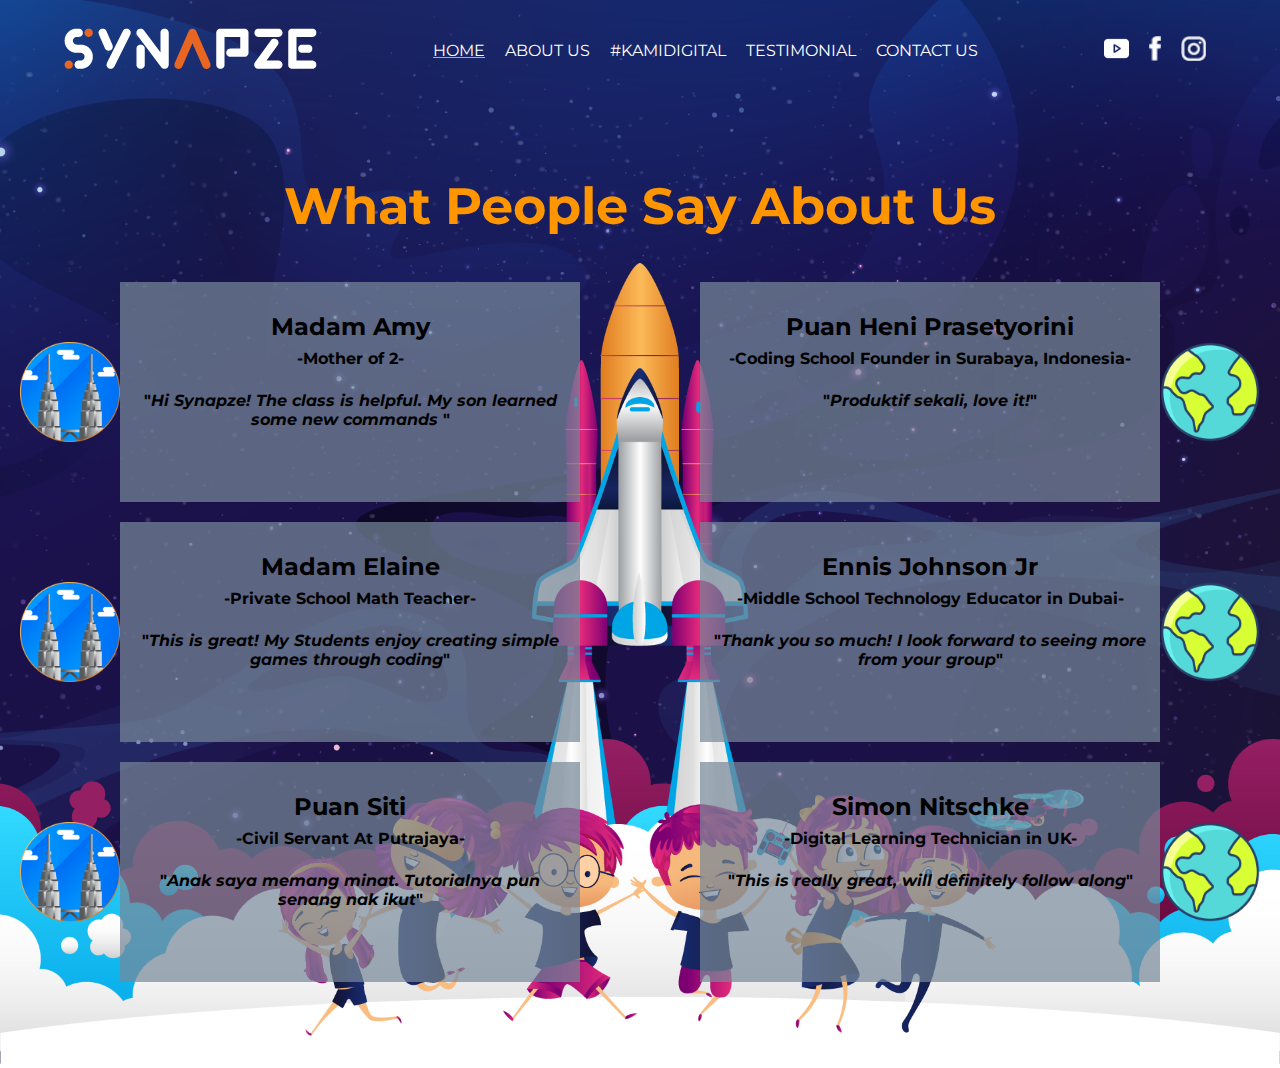
<file: testimonial.html>
<!DOCTYPE html>
<html lang="en">

<head>
    <!-- Google Tag Manager -->
    <script>(function (w, d, s, l, i) {
            w[l] = w[l] || []; w[l].push({
                'gtm.start':
                    new Date().getTime(), event: 'gtm.js'
            }); var f = d.getElementsByTagName(s)[0],
                j = d.createElement(s), dl = l != 'dataLayer' ? '&l=' + l : ''; j.async = true; j.src =
                    'https://www.googletagmanager.com/gtm.js?id=' + i + dl; f.parentNode.insertBefore(j, f);
        })(window, document, 'script', 'dataLayer', 'GTM-573DGT2');</script>
    <!-- End Google Tag Manager -->
    
    <!-- Global site tag (gtag.js) - Google Analytics -->
    <script async src="https://www.googletagmanager.com/gtag/js?id=UA-165910567-2"></script>
    <script>
        window.dataLayer = window.dataLayer || [];
        function gtag() { dataLayer.push(arguments); }
        gtag('js', new Date());

        gtag('config', 'UA-165910567-2');
    </script>
    <meta charset="UTF-8">
    <meta name="viewport" content="width=device-width, initial-scale=1.0">
    <meta name="description"
        content="Testimonial from people who has visited and tried Synapze's services. Learn what people say about us.">
    <meta name="keywords" content="Feedback, testimonial">

    <title>Synapze-testimonial</title>

    <link rel="apple-touch-icon" sizes="57x57" href="images\flavicon\apple-icon-57x57.png">
    <link rel="apple-touch-icon" sizes="60x60" href="images\flavicon\apple-icon-60x60.png">
    <link rel="apple-touch-icon" sizes="72x72" href="images\flavicon\apple-icon-72x72.png">
    <link rel="apple-touch-icon" sizes="76x76" href="images\flavicon\apple-icon-76x76.png">
    <link rel="apple-touch-icon" sizes="114x114" href="images\flavicon\apple-icon-114x114.png">
    <link rel="apple-touch-icon" sizes="120x120" href="images\flavicon\apple-icon-120x120.png">
    <link rel="apple-touch-icon" sizes="144x144" href="images\flavicon\apple-icon-144x144.png">
    <link rel="apple-touch-icon" sizes="152x152" href="images\flavicon\apple-icon-152x152.png">
    <link rel="apple-touch-icon" sizes="180x180" href="images\flavicon\apple-icon-180x180.png">
    <link rel="icon" type="image/png" sizes="192x192" href="images\flavicon\android-icon-192x192.png">
    <link rel="icon" type="image/png" sizes="32x32" href="images\flavicon\favicon-32x32.png">
    <link rel="icon" type="image/png" sizes="96x96" href="images\flavicon\favicon-96x96.png">
    <link rel="icon" type="image/png" sizes="16x16" href="images\flavicon\favicon-16x16.png">
    <link rel="manifest" href="/manifest.json">
    <meta name="msapplication-TileColor" content="#ffffff">
    <meta name="msapplication-TileImage" content="/ms-icon-144x144.png">
    <meta name="theme-color" content="#ffffff">

    <link href="https://fonts.googleapis.com/css2?family=Montserrat:wght@700&display=swap" rel="stylesheet">
    <link rel="stylesheet" href="style.css">
    <link rel="stylesheet" href="testimonial.css">

</head>

<style>
    body {
        font-family: 'Montserrat', sans-serif;
        margin: 0;
    }

    html {
        scroll-behavior: smooth;
    }
</style>

<body>
    <!-- Google Tag Manager (noscript) -->
    <noscript><iframe src="https://www.googletagmanager.com/ns.html?id=GTM-573DGT2" height="0" width="0"
            style="display:none;visibility:hidden"></iframe></noscript>
    <!-- End Google Tag Manager (noscript) -->
    <!--Top-->
    <div class="main-container-top">
        <img src="images\Background\WEBPAGEPART1-02.png" alt="">

        <!--Navigation bar-->
        <nav class="navbar-container ">
            <div class="navbar-center">
                <div class="navbar-logo">
                    <a href="index.html"><img src="images\Menu Bar-Top\1. Home Page-2-02.png"
                            alt="Synapze Word Logo"></a>
                </div>
                <div class="navbar-item">
                    <div class="navbar-link">
                        <a href="index.html" style="text-decoration: underline orange;"> HOME</a>
                    </div>
                    <div class="navbar-link">
                        <a href="aboutus.html"> ABOUT US</a>
                    </div>
                    <div class="navbar-link">
                        <a href="kamidigital.html"> #KAMIDIGITAL</a>
                    </div>
                    <div class="navbar-link">
                        <a href="testimonial.html"> TESTIMONIAL</a>
                    </div>
                    <div class="navbar-link">
                        <a href="contactus.html"> CONTACT US</a>
                    </div>
                </div>
                <div class="navbar-item">
                    <div class="navbar-link">
                        <a href="https://www.youtube.com/channel/UCijAK3k6SAQhNAv4SDLiV-Q">
                            <img src="images\Menu Bar-Top\1. Home Page-2-08.png" height=50px width=auto
                                alt="link to youtube">
                        </a>
                    </div>
                    <div class="navbar-link">
                        <a href="https://www.facebook.com/synapzemy">
                            <img src="images\Menu Bar-Top\1. Home Page-2-09.png" height=50px width=auto
                                alt="link to facebook">
                        </a>
                    </div>
                    <div class="navbar-link">
                        <a href="https://www.instagram.com/synapzemy">
                            <img src="images\Menu Bar-Top\1. Home Page-2-10.png" height=50px width=auto
                                alt="link to instagram">
                        </a>
                    </div>
                </div>

                <div class="smallscreen">
                    <div class="dropdown">
                        <img src="images\open-menu.png" height=50px width=50px alt="menubar">
                        <div class="dropdown-content">
                            <p>
                                <a href="index.html">HOME</a>
                            </p>
                            <p>
                                <a href="aboutus.html">ABOUT US</a>
                            </p>
                            <p>
                                <a href="kamidigital.html">#KAMIDIGITAL</a>
                            </p>
                            <p>
                                <a href="testimonial.html">TESTIMONIAL</a>
                            </p>
                            <hr>
                            <p>
                                <span>GET IN TOUCH</span>
                            </p>
                            <hr>
                            <p>
                                &nbsp; &nbsp; <a href="https://www.facebook.com/synapzemy">Facebook</a>
                            </p>
                            <p>
                                &nbsp; &nbsp; <a
                                    href="https://www.youtube.com/channel/UCijAK3k6SAQhNAv4SDLiV-Q">Youtube</a>
                            </p>
                            <p>
                                &nbsp; &nbsp; <a href="https://www.instagram.com/synapzemy">Instagram</a>
                            </p>
                            <p>
                                &nbsp; &nbsp; <a href="contactus.html">Contact us</a>
                            </p>
                        </div>
                    </div>
                </div>
            </div>
        </nav>

        <!--CTA-->
        <main class="pccont">
            <div class="containertest" id="special">
                <h1 class="hero">What People Say About Us </h1>
            </div>

            <div class="contentcontainer">
                <div class="cardcont">
                    <div class="piccont">
                        <img src="images\Testimonial\malaysia.png" alt="">
                    </div>
                    <div class="textcont">
                        <h2>Madam Amy <br>
                            <span class="titlename">-Mother of 2-</span></h2>
                        <h4>"<em>Hi Synapze! The class is helpful. My son learned some new commands </em>"</h4>
                    </div>
                </div>
                <div class="cardcont" id="reverse">
                    <div class="piccont">
                        <img src="images\Testimonial\globe.png" alt="">
                    </div>
                    <div class="textcont" id="reverse">
                        <h2>Puan Heni Prasetyorini<br>
                            <span class="titlename">-Coding School Founder in Surabaya, Indonesia-</span></h2>
                        <h4>"<em>Produktif sekali, love it!</em>"</h4>
                    </div>
                </div>
            </div>
            <div class="contentcontainer">
                <div class="cardcont">
                    <div class="piccont">
                        <img src="images\Testimonial\malaysia.png" alt="">
                    </div>
                    <div class="textcont">
                        <h2>Madam Elaine<br>
                            <span class="titlename">-Private School Math Teacher-</span></h2>

                        <h4>"<em>This is great! My Students enjoy creating simple games through coding</em>"</h4>

                    </div>
                </div>
                <div class="cardcont" id="reverse">
                    <div class="piccont">
                        <img src="images\Testimonial\globe.png" alt="">
                    </div>
                    <div class="textcont">
                        <h2>Ennis Johnson Jr<br>
                            <span class="titlename">-Middle School Technology Educator in Dubai-</span></h2>

                        <h4>"<em>Thank you so much! I look forward to seeing more from your group</em>"</h4>
                    </div>
                </div>
            </div>
            <div class="contentcontainer">
                <div class="cardcont">
                    <div class="piccont">
                        <img src="images\Testimonial\malaysia.png" alt="">
                    </div>
                    <div class="textcont">
                        <h2>Puan Siti<br>
                            <span class="titlename">-Civil Servant At Putrajaya-</span></h2>

                        <h4>"<em>Anak saya memang minat. Tutorialnya pun senang nak ikut</em>"</h4>
                    </div>
                </div>
                <div class="cardcont" id="reverse">
                    <div class="piccont">
                        <img src="images\Testimonial\globe.png" alt="">
                    </div>
                    <div class="textcont" id="reverse">
                        <h2>Simon Nitschke<br>
                            <span class="titlename">-Digital Learning Technician in UK-</span></h2>

                        <h4> "<em>This is really great, will definitely follow along</em>"</h4>
                    </div>
                </div>
            </div>

        </main>

    </div>

    <main id="magichead">
        <section class="containertest" id="magichead">
            <h1>What People Say About Us </h1>
        </section>

        <section class="containertest">
            <div class="containertest" id="local">
                <img src="images\Testimonial\malaysia.png" width="100vh" alt="">
                <h2>Madam Amy <br>
                    <span class="titlename">-Mother of 2-</span></h2>
                <h4>"<em>Hi Synapze! The class is helpful. My son learned some new commands</em>"</h4>
                <br>
                <h2>Madam Elaine<br>
                    <span class="titlename">-Private School Math Teacher-</span></h2>
                <h4>"<em>This is great! My students enjoy creating simple games through coding</em>"</h4>

                <br>
                <h2>Puan Siti<br>
                    <span class="titlename">-Civil Servant At Putrajaya-</span></h2>

                <h4>"<em>Anak saya memang minat. Tutorialnya pun senang nak ikut</em>"</h4>

            </div>
            <div class="containertest" id="global">
                <img src="images\Testimonial\globe.png" width="100vh" alt="">
                <h2>Puan Heni Prasetyorini<br>
                    <span class="titlename">-Coding School Founder in Surabaya, Indonesia-</span></h2>
                <h4>"<em>Produktif sekali, love it!</em>"</h4>
                <br>
                <h2>Ennis Johnson Jr<br>
                    <span class="titlename">-Middle School Technology Educator in Dubai-</span></h2>

                <h4>"<em>Thank you so much! I look forward to seeing more from your group</em>"</h4>
                <br>
                <h2>Simon Nitschke<br>
                    <span class="titlename">-Digital Learning Technicial in UK-</span></h2>

                <h4> "<em>This is really great, will definitely follow along</em>"</h4>

            </div>
        </section>
    </main>

</body>

</html>
</file>
<file: style.css>
body{

}

.main-container-top{
    width: 100%;
    height:auto;
    position: relative;
    

}

.main-container-top img{
    width: 100%;
}

.navbar-container{
    width: 100%;
    height: 100px;
    position: absolute;
    top:0;
    box-sizing: border-box;

    display: flex;
    justify-content: center;
    align-items: center;


}

.navbar-center{
    width:90%;
    height:100px;
    box-sizing: border-box;
    display: flex;
    justify-content: space-between;
    align-items: center;
    position:relative;

}

.navbar-item{
    width:auto;
    height:100px;
    box-sizing: border-box;

    display: flex;
    align-items: center;
    justify-content: center;

}

.navbar-logo{
    width:auto;
    height:100px;
    box-sizing: border-box;

    display: flex;
    align-items: center;
    justify-content: center;

}

.navbar-item img{
    width:auto;
    height:25px;

}

.navbar-link{
    width:auto;
    height:100px;
    box-sizing: border-box;
    margin-left: 10px;
    margin-right: 10px;

    display: flex;
    align-items: center;
    justify-content: center;
    text-align: center;
}

.navbar-link a:hover{
    color: orange;
}

.navbar-link a{
    color:white;
    text-decoration: none;
}

.smallscreen{
    width: 50px;
    height: 50px;
    display:none;

}
.dropdown {
    position: relative;
    display: inline-block;
  }
  
  .dropdown-content {
    display: none;
    position: absolute;
    background-color: #f9f9f9;
    min-width: 160px;
    box-shadow: 0px 8px 16px 0px rgba(0,0,0,0.2);
    padding: 12px 16px;
    right:0;
    z-index: 5;
    
  }

  .dropdown-content a{
    text-decoration: none;
    color: black;
  }
  .dropdown-content span{
    text-decoration: none;
    color: black;

  }

  .dropdown-content a:hover{
    color: orange;
  }

  
  .dropdown:hover .dropdown-content {
    display: block;

  }
  

.cta-container{
    width: 80%;
    height: auto;
    position: absolute;
    top:100px;
    left: 50%;
    margin-right: -50%;
    transform: translate(-50%,0);
    box-sizing: border-box;

    display: flex;
    flex-direction: column;
    align-items: center;
    justify-content: center;

}

.cta-item{
    width:auto;
    height: auto;

    text-align: center;
    color: white;
    font-weight: 1;
}

.cta-itemtext{
    width:auto;
    height: auto;

    margin-bottom: 30px;
    text-align: center;
    color: white;
    font-size: 16px;

}

.hero{
    color:  rgba(255,150,0,1);
    font-size: 4vw;

}


.main-container{

    width: 100%;
    height:auto;
    box-sizing: border-box;
    position:relative;

    display: flex;
    flex-direction: column;
    align-items: center;
    justify-content: center;
}

.main-container-center{
    width: 100%;
    height: auto;
    box-sizing: border-box;


    text-align: center;
    display: flex;
    flex-wrap: wrap;
    align-items: center;
    justify-content: center;

}

.main-container-center-2{
    width: 100%;
    height: auto;
    box-sizing: border-box;


    text-align: center;
    display: flex;
    flex-wrap: wrap;
    flex-direction: column;
    align-items: center;
    justify-content: center;

}

.color-white{
    color: white;

}



.card-container{
    width: 300px;
    height: 450px;
    box-sizing: border-box;
    position: relative;
    margin: 20px;

    text-align: center;
    display: flex;
    flex-direction: column;
    align-items: center;
    justify-content: center;


    transition: 1s;
    
}

.cardtop{
    width: 150px;
    height: 150px;
    border: 5px solid orange;
    background-color: white;
    box-sizing: border-box;
    border-radius: 50%;
    margin-top: 20px;
    
    display: flex;
    align-items: center;
    justify-content: center;


    position: absolute;
    top:0;
    z-index: 1;

}

.card-container:hover{
    transform: scale(1.3);
    transition: 1.5s;
    z-index:2;
}

.cardbot{
    width: 300px;
    height: 340px;
    background-color: white;
    border: 5px solid orange;
    color: black;
    box-sizing: border-box;
    border-radius: 30px;
    padding-top: 80px;
    padding-left: 20px;
    padding-right: 20px;
    margin-bottom: 20px;

    position: absolute;
    bottom: 0;

}


.btn-format{
    background-color: orange;
    border: 2px solid orange;
    color: white;
    font-size: 16px;

    height: 55px;
    width: 250px;
    border-radius: 50px;
}
.btn-format2{
    background-color: orange;
    border: 2px solid orange;
    color: white;
    font-size: 16px;
    margin-bottom: 20px;

    height: 55px;
    width: 250px;
    border-radius: 50px;
}

.btn-format:hover {
    background-color: orange;
    color: black;
}

.btn-format2:hover {
    background-color: orange;
    color: black;
}

.main-container-bot{
    width: 100%;
    height: 400px;
    overflow: hidden;
    position: relative;
    
}



.main-container-bot-content{
    width: 100%;
    height:100%;
    position: absolute;
    top:0;


    box-sizing: border-box;

    text-align: center;
    display: flex;
    flex-direction: column;
    align-items: center;
    justify-content: center;
}


.partner-container{
    width: auto;
    height: auto;
    box-sizing: border-box;
    position: relative;


    display: flex;
    flex-wrap: wrap;
    align-items: center;
    justify-content: space-evenly;

    text-align: center;
 
}


.partner-link{
    width: auto;
    height: auto;
    box-sizing: border-box;

    padding: 10px;
    z-index: 1;


}


.lightup{

    filter: grayscale(100%);
    transition: ease 1s;
}
.lightup:hover{

    filter: grayscale(0%);
    transition: ease 1s;
}

.divider{
    width: 100%;
    height:auto;
    position:absolute;
    bottom: -10px;
    overflow: hidden;
}


.divider img{
    width: 100%;

}

/* Style inputs with type="text", select elements and textareas */
input[type=text], select, textarea {
    width: 100%; /* Full width */
    padding: 12px; /* Some padding */ 
    border: 1px solid #ccc; /* Gray border */
    border-radius: 4px; /* Rounded borders */
    box-sizing: border-box; /* Make sure that padding and width stays in place */
    margin-top: 6px; /* Add a top margin */
    margin-bottom: 16px; /* Bottom margin */
    resize: vertical /* Allow the user to vertically resize the textarea (not horizontally) */
  }
  
  /* Style the submit button with a specific background color etc */
  input[type=submit] {
    background-color: #4CAF50;
    color: white;
    padding: 12px 20px;
    border: none;
    border-radius: 4px;
    cursor: pointer;
  }
  
  /* When moving the mouse over the submit button, add a darker green color */
  input[type=submit]:hover {
    background-color: #45a049;
  }
  
  /* Add a background color and some padding around the form */
  .main-container-last{
    width: 100%;
    height: auto;
    box-sizing: border-box;


    text-align: center;
    display: flex;
 
    align-items: center;
    justify-content: center;

}
  .c-container {
    border-radius: 5px;

    padding: 20px;
    width: 50%;

  }

  .c-container2 h2{

    font-weight: bold;
    font-size: 16px;
  }


  .bot{
    width: 100%;
    height: 30px;  
    position:relative;
      bottom:0;

  }

.backgroundblack{
    background-color: black;
}

@media (max-width: 833px) {
    div.navbar-link {
        display:none
    }

    .main-container-center{
        flex-direction: row;
    }

    .navbar-logo img{
        height:25px;
        width: auto;;
    }
    div.navbar-item {
        display:none
    }
    div.smallscreen {
        display: block;
    }

    .btn-format{
        background-color: orange;
    }
    
    .btn-format2{
        background-color: orange;
    }

    .cta-container{
        visibility: hidden;
    }

    .resize-small{
        font-size: 0.5rem;
    }
    .main-container-last{
        flex-wrap: wrap;
    }

    .c-container{
        width: 80%;
    }

    .partner-container{
        font-size: 1rem;
    }
}

@media (max-width: 420px) {
    .partner-link img{
        height:30px
    }
}
</file>
<file: aboutus.css>
.contentcontainer{
    width: 100%;
    height: auto;

    margin-top: 100px;
    display: flex;

    justify-content: center;

    overflow: hidden;
}

.leftbox{
    width: 35%;
    height: auto;


    display:flex;
    flex-direction: column;
    align-items: center;
    justify-content: center;

    box-sizing: border-box;
    padding: 20px;

}

.logo{
    width: auto;
    height: auto;
}

.text{
    width: auto;
    height: auto;
    text-align: center;
}



#cardsystem{
    display:flex;
    flex-wrap: wrap;
    align-items: center;
    justify-content: center;
}

#cardsystem a{
    text-decoration: none;
    color: black;
}

.rightbox{
    width: 65%;
    height: auto;
    background-color: #8C979A;

    display:flex;
    flex-direction: column;
    align-items: center;
    justify-content: center;

}

.cardcontain{
    width: 20vw;
    height: auto;

    transition:0.5s;
    position :relative;
    margin: 20px;
}

.cardcontain:hover{
    transform: scale(1.1);
    transition: 0.5s;
    z-index: 1;
}

.cardcontain img{
    width:20vw;
    filter: grayscale(100%);
    transition: 0.5s;
}
.cardcontain img:hover{

    transition: 0.5s;
    filter: grayscale(0%);
}





@media(max-width:833px){
    .contentcontainer{
        flex-direction: column;
    }
    .leftbox{
        width: 100%;


    }
    .rightbox{
        width: 100%;

    }
    .cardcontain{
        width: 90vw;

    }

    .logo img{
        width:200px;
        height:200px;
    }
    
}
</file>
<file: contactus.css>
.contentbody{
    height: calc(100vh - 100px);
    width: auto;

    margin-top: 100px;

    display: flex;
    align-items: center;
    justify-content: center;
}

.leftbox{
    width: 30%;
    height: 100%;
    padding: 20px;

    box-sizing: border-box;

    display: flex;
    flex-direction: column;
    align-items: center;
    justify-content: center;

}

.rightbox{
    width: 70%;
    height: 100%;

    box-sizing: border-box;

    display: flex;
    flex-direction: column;
    align-items: center;
    justify-content: center;

}

.content{
    width: auto;
    height: auto;
    padding: 10px;
    display: flex;
    flex-direction: row;
    align-items: center;
    justify-content: center;

    flex-wrap: wrap;

}


#link{
    margin:10px;
    transition: 0.5s;
}

#link img{
    width: 40px
}

#link:hover{
    transform: scale(1.2);
    transition: 0.5s;
}

.mapouter {

    text-align: right;

    height: 80vh;
    width: 50vw;


}

.gmap_canvas {
    overflow: hidden;
    background: none !important;
    height: 100%;
    width: auto;

}


#gmap_canvas{
    width: 100%;
    height: 100%
}

@media(max-width:667px){
    .contentbody{
        flex-direction: column;
        justify-content: start;
    }

    .leftbox{
        width: 100%;
        height: auto;
    }

    .rightbox{
        width: 100%;
        height: auto;
    }

    
.mapouter {
    height: 60vh;
    width: 95vw;
}

}
</file>
<file: kamidigital.css>
.contentcontainer{
    width: auto;
    height: auto;

    margin-top:100px;

    display: flex;
    flex-direction: column;
    justify-content: center;

}

.subcontentcontainer{
    width: auto;
    height: auto;

    margin-top: 30px;
    padding-left: 10px;
    padding-right: 10px;
    text-align: center;

}

.maincardcontainer{
    width: 100%;
    height: auto;
    display: flex;
    justify-content: space-between;
    box-sizing: border-box;


}

.titlecontainer{
    width: 20%;
    height: auto;

    text-align: center;
    display: flex;
    flex-direction: column;
    justify-content: center;
    align-items: center;

    padding: 20px;



}

.titlecontainer img{
    width:80%;
}

.cardcontentcontainer{
    width: 80%;
    height: auto;
    display: flex;
    flex-wrap: wrap;
    justify-content: space-evenly;

    overflow: hidden;

}

.contentcard{
    height:auto;
    width: auto;

    display: flex;
    flex-direction: column;
    justify-content: center;
    align-items: center;
    transition: 0.5s;
    margin-left: 5px;
    margin-right: 5px;
    margin-top: 20px;
    overflow: hidden;
}

.contentcard:hover{
    transform: scale(1.1);
    box-shadow: 0 4px 8px 0 rgba(0, 0, 0, 0.2), 0 6px 20px 0 rgba(0, 0, 0, 0.19);
    transition: 0.5s;
}
.contentpicture{
    height:auto;
    width: auto;
}

.contentpicture img{
        height:200px;
        width: auto;
}

.contentcontent{
    height:200px;
    width: 300px;
    text-align: center;

}

.cardcontentcontainer a{
    color: black;
    text-decoration: none;

}

#special{
    margin-bottom: 20px;
}

#special img{
    width: 80%;
}

.background1{
    background-color: #CAE1ff;
}
.background2{
    background-color: #BCD2EE;
}
.background3{
    background-color: #A2B5CD;
}
.background4{
    background-color: #6E7B8B;
}
.background5{
    background-color: #49525e;
}
.background6{
    background-color: #24282e;
}
.background7{
    background-color: #08090a;
}
@media (max-width:667px){
    .maincardcontainer{
        flex-direction: column;
        justify-content: center;
        align-items: center;
    }

    .titlecontainer{
        width: 60%;
        flex-direction: row;
    }

    .titlecontainer img{
        height: 90px;
        width: auto;
    }

    .cardcontentcontainer{
        width: 100%;
    }
    

}
</file>
<file: testimonial.css>
#special{
    margin-top: 40px;
}

.pccont{
    width: 100%;
    height: calc(100% - 100px);
    position: absolute;
    top:100px;
    box-sizing: border-box;
    
    display: flex;
    flex-direction: column;
    align-items: center;
}

.contentcontainer{
    width: 100%;
    height: auto;


    box-sizing: border-box;
    
    display: flex;
    justify-content: space-between;
}

.containertest{
    height:auto;
    width: 100%;

    text-align: center;
    box-sizing: border-box;

    flex-direction: column;
}
#local{
    background-color:lightsteelblue;
    padding: 20px;
}

#global{
    background-color:steelblue;
    padding: 20px;
}
#magichead{
    display: none;
    margin-top: 20px;
    font-size: 3vw;
}

.titlename{
    font-size: 1rem;
}

.cardcont{
    width: 50vw;
    height: 200px;


    margin: 20px;
    
    display: flex;
    align-items: center;
    box-sizing: border-box;
    
}

.piccont{
    width: 100px;
    height: 100px;


}

.textcont{
    width: calc(50vw - 200px);

    height: 200px;
    background-color: rgba(119, 136, 153, 0.712);
    text-align: center;
    padding: 10px;
}

#reverse{
    flex-direction: row-reverse;

}

@media(max-width: 833px){
    #magichead{
        display: block;
    }

    .pccont{
        display:none;
    }
}
</file>
